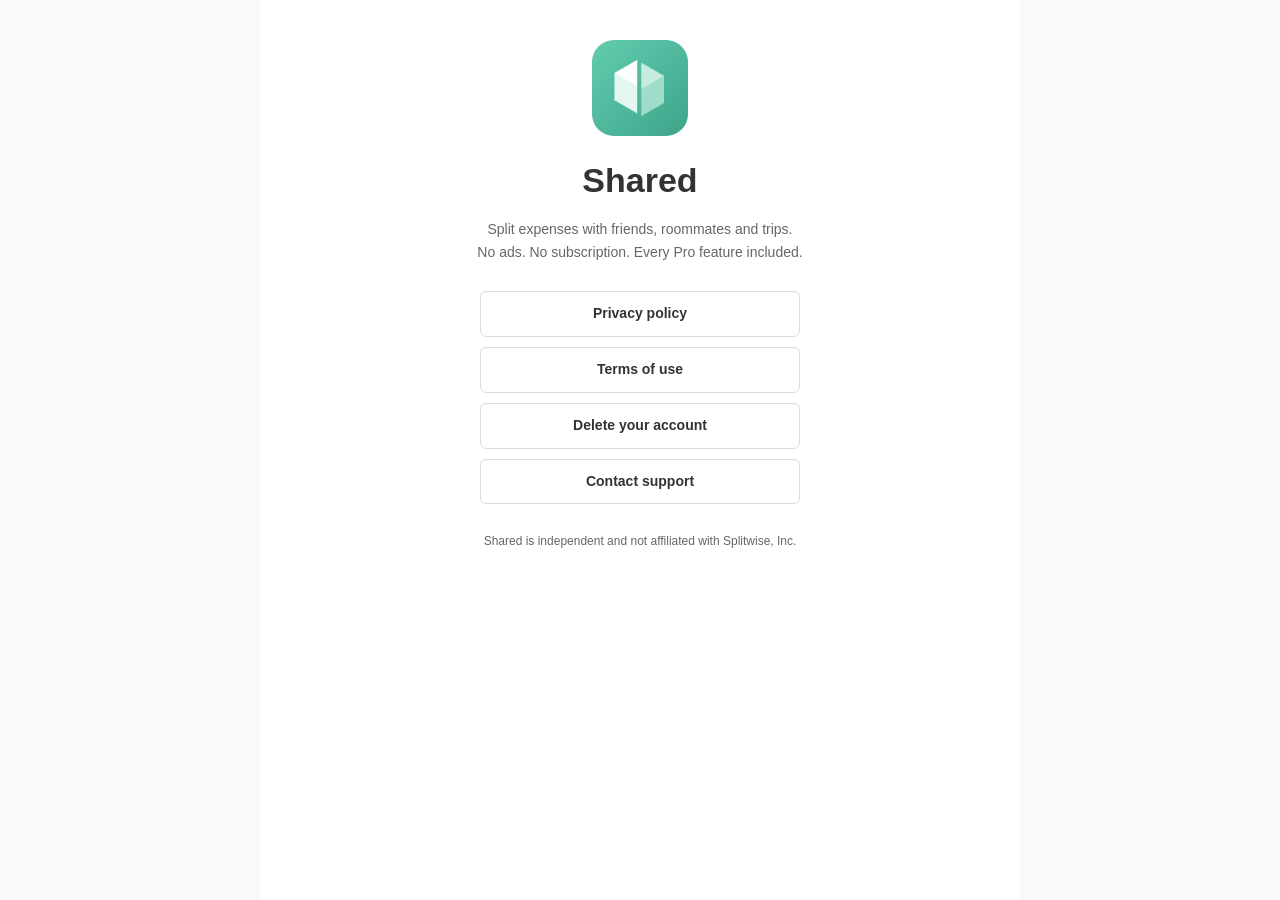
<file: index.html>
<!doctype html>
<html lang="en"><head><meta charset="utf-8"><meta name="viewport" content="width=device-width,initial-scale=1"><title>Shared · Split expenses with friends</title><link rel="stylesheet" href="app.css"><style>.legal{max-width:760px;margin:0 auto;padding:40px 18px 60px;background:var(--panel);min-height:100vh;text-align:center}.legal img{width:96px;height:96px;border-radius:22px}.legal h1{font-size:34px;margin:14px 0 6px}.legal p{line-height:1.6;color:var(--soft)}.links{display:flex;flex-direction:column;gap:10px;max-width:320px;margin:28px auto}.links a{display:block;padding:12px;border:1px solid var(--line2);border-radius:6px;color:var(--text);text-decoration:none;font-weight:700}.links a:hover{border-color:var(--mint);color:var(--mint)}</style></head>
<body><main class="legal">
<img src="icon.png" alt="Shared app icon">
<h1>Shared</h1>
<p>Split expenses with friends, roommates and trips.<br>No ads. No subscription. Every Pro feature included.</p>
<nav class="links"><a href="privacy.html">Privacy policy</a><a href="terms.html">Terms of use</a><a href="delete-account.html">Delete your account</a><a href="mailto:shared@owaism.xyz">Contact support</a></nav>
<p class="form-hint">Shared is independent and not affiliated with Splitwise, Inc.</p>
</main></body></html>
</file>
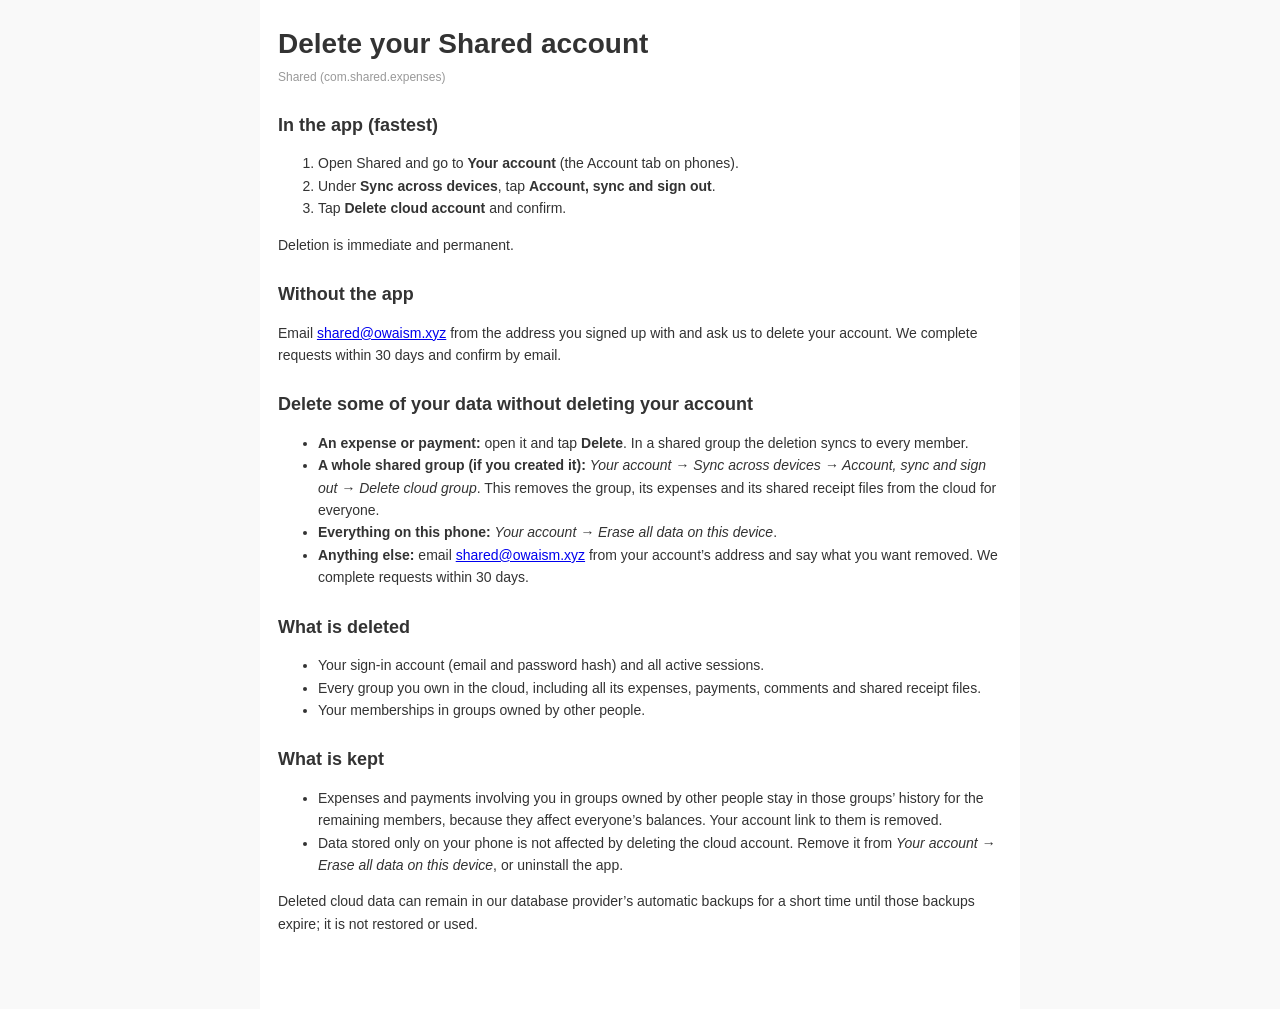
<file: delete-account.html>
<!doctype html>
<html lang="en"><head><meta charset="utf-8"><meta name="viewport" content="width=device-width,initial-scale=1"><title>Shared · Delete your account</title><link rel="stylesheet" href="app.css"><style>.legal{max-width:760px;margin:0 auto;padding:24px 18px 60px;background:var(--panel);min-height:100vh}.legal h1{font-size:28px;margin:0 0 4px}.legal h2{font-size:18px;margin:26px 0 8px}.legal p,.legal li{line-height:1.6}</style></head>
<body><main class="legal">
<h1>Delete your Shared account</h1>
<p class="form-hint">Shared (com.shared.expenses)</p>

<h2>In the app (fastest)</h2>
<ol><li>Open Shared and go to <strong>Your account</strong> (the Account tab on phones).</li><li>Under <strong>Sync across devices</strong>, tap <strong>Account, sync and sign out</strong>.</li><li>Tap <strong>Delete cloud account</strong> and confirm.</li></ol>
<p>Deletion is immediate and permanent.</p>

<h2>Without the app</h2>
<p>Email <a href="mailto:shared@owaism.xyz?subject=Delete%20my%20Shared%20account">shared@owaism.xyz</a> from the address you signed up with and ask us to delete your account. We complete requests within 30 days and confirm by email.</p>

<h2 id="delete-some-data">Delete some of your data without deleting your account</h2>
<ul><li><strong>An expense or payment:</strong> open it and tap <strong>Delete</strong>. In a shared group the deletion syncs to every member.</li><li><strong>A whole shared group (if you created it):</strong> <em>Your account → Sync across devices → Account, sync and sign out → Delete cloud group</em>. This removes the group, its expenses and its shared receipt files from the cloud for everyone.</li><li><strong>Everything on this phone:</strong> <em>Your account → Erase all data on this device</em>.</li><li><strong>Anything else:</strong> email <a href="mailto:shared@owaism.xyz?subject=Delete%20some%20of%20my%20Shared%20data">shared@owaism.xyz</a> from your account’s address and say what you want removed. We complete requests within 30 days.</li></ul>

<h2>What is deleted</h2>
<ul><li>Your sign-in account (email and password hash) and all active sessions.</li><li>Every group you own in the cloud, including all its expenses, payments, comments and shared receipt files.</li><li>Your memberships in groups owned by other people.</li></ul>

<h2>What is kept</h2>
<ul><li>Expenses and payments involving you in groups owned by other people stay in those groups’ history for the remaining members, because they affect everyone’s balances. Your account link to them is removed.</li><li>Data stored only on your phone is not affected by deleting the cloud account. Remove it from <em>Your account → Erase all data on this device</em>, or uninstall the app.</li></ul>
<p>Deleted cloud data can remain in our database provider’s automatic backups for a short time until those backups expire; it is not restored or used.</p>
</main></body></html>
</file>
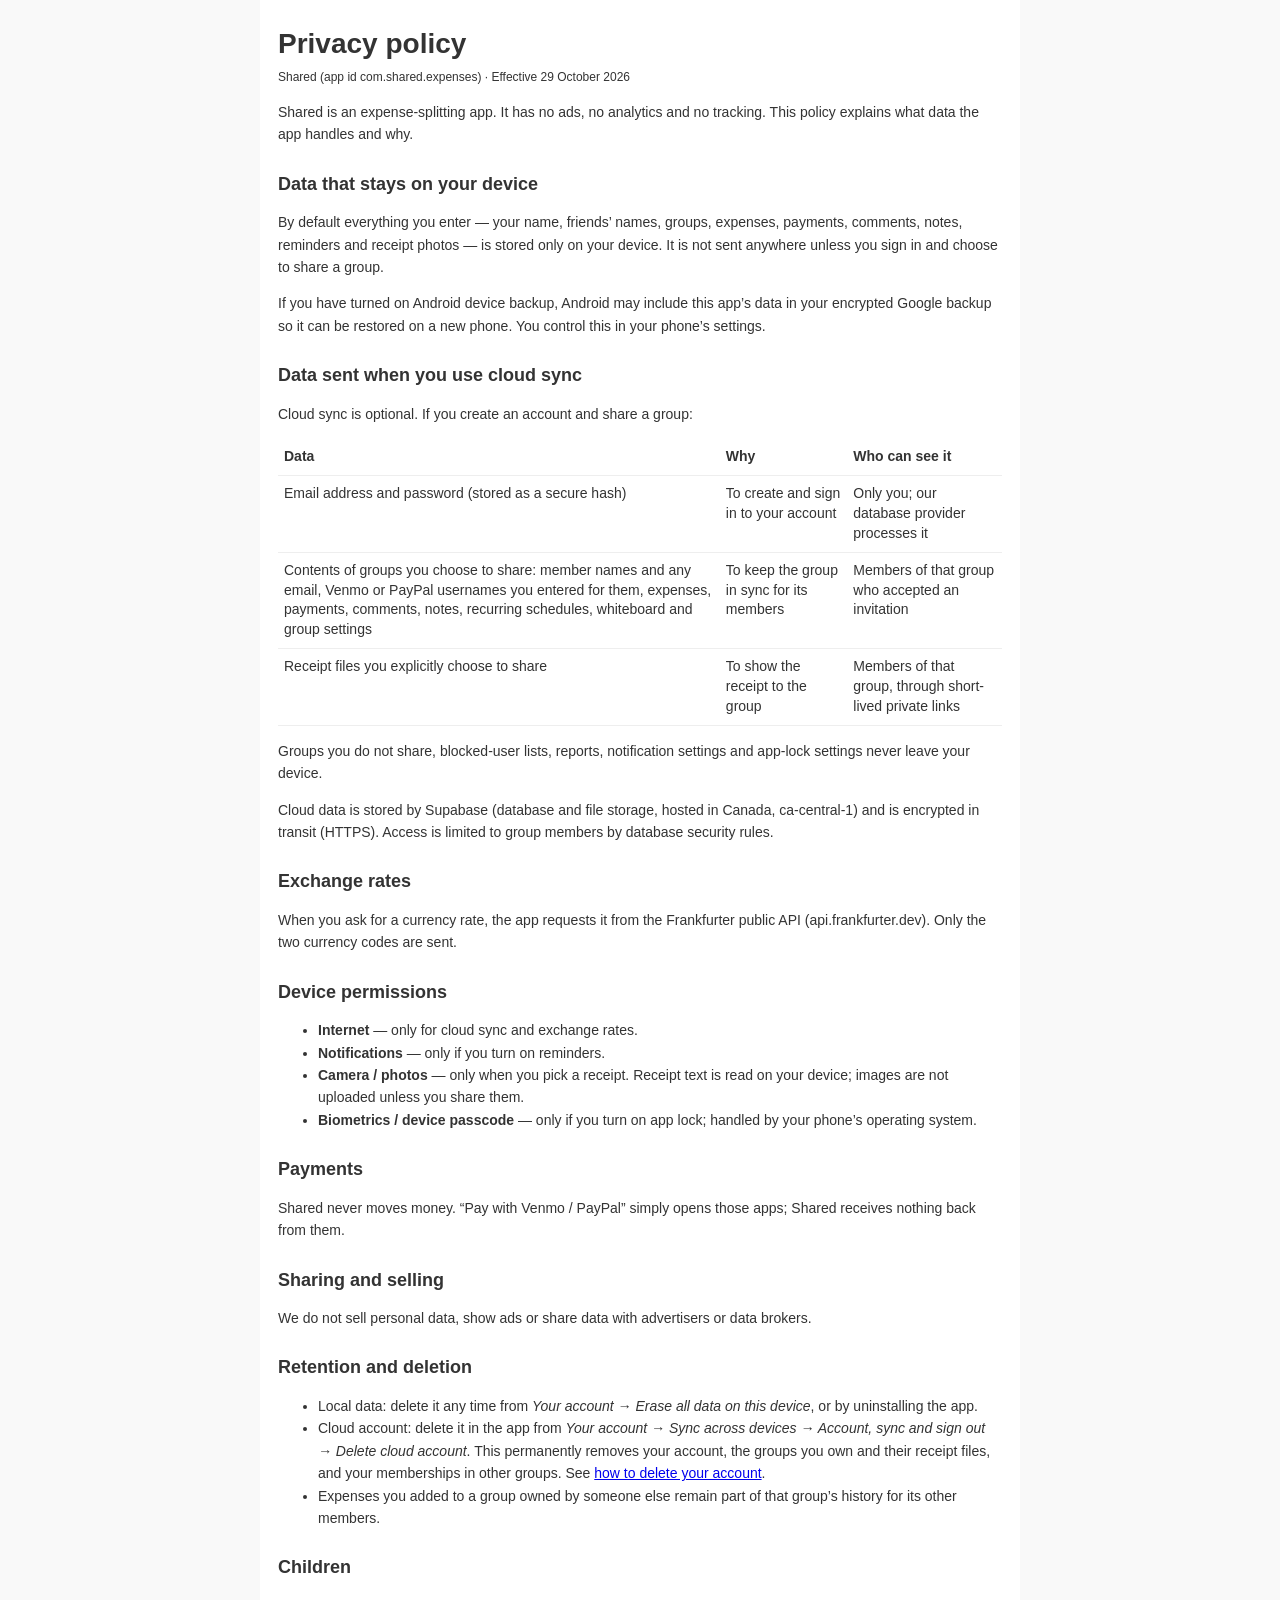
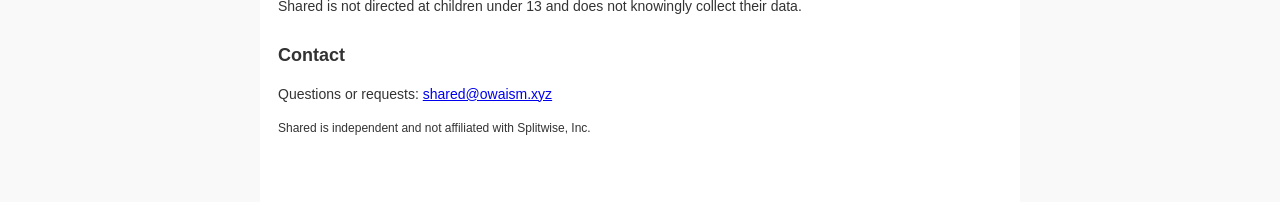
<file: privacy.html>
<!doctype html>
<html lang="en"><head><meta charset="utf-8"><meta name="viewport" content="width=device-width,initial-scale=1"><title>Shared · Privacy policy</title><link rel="stylesheet" href="app.css"><style>.legal{max-width:760px;margin:0 auto;padding:24px 18px 60px;background:var(--panel);min-height:100vh}.legal h1{font-size:28px;margin:0 0 4px}.legal h2{font-size:18px;margin:26px 0 8px}.legal p,.legal li{line-height:1.6;color:var(--text)}.legal table{width:100%;border-collapse:collapse;font-size:14px}.legal td,.legal th{border-bottom:1px solid var(--line);padding:8px 6px;text-align:left;vertical-align:top}</style></head>
<body><main class="legal">
<h1>Privacy policy</h1>
<p class="form-hint">Shared (app id com.shared.expenses) · Effective 29 October 2026</p>
<p>Shared is an expense-splitting app. It has no ads, no analytics and no tracking. This policy explains what data the app handles and why.</p>

<h2>Data that stays on your device</h2>
<p>By default everything you enter — your name, friends’ names, groups, expenses, payments, comments, notes, reminders and receipt photos — is stored only on your device. It is not sent anywhere unless you sign in and choose to share a group.</p>
<p>If you have turned on Android device backup, Android may include this app’s data in your encrypted Google backup so it can be restored on a new phone. You control this in your phone’s settings.</p>

<h2>Data sent when you use cloud sync</h2>
<p>Cloud sync is optional. If you create an account and share a group:</p>
<table>
<tr><th>Data</th><th>Why</th><th>Who can see it</th></tr>
<tr><td>Email address and password (stored as a secure hash)</td><td>To create and sign in to your account</td><td>Only you; our database provider processes it</td></tr>
<tr><td>Contents of groups you choose to share: member names and any email, Venmo or PayPal usernames you entered for them, expenses, payments, comments, notes, recurring schedules, whiteboard and group settings</td><td>To keep the group in sync for its members</td><td>Members of that group who accepted an invitation</td></tr>
<tr><td>Receipt files you explicitly choose to share</td><td>To show the receipt to the group</td><td>Members of that group, through short-lived private links</td></tr>
</table>
<p>Groups you do not share, blocked-user lists, reports, notification settings and app-lock settings never leave your device.</p>
<p>Cloud data is stored by Supabase (database and file storage, hosted in Canada, ca-central-1) and is encrypted in transit (HTTPS). Access is limited to group members by database security rules.</p>

<h2>Exchange rates</h2>
<p>When you ask for a currency rate, the app requests it from the Frankfurter public API (api.frankfurter.dev). Only the two currency codes are sent.</p>

<h2>Device permissions</h2>
<ul><li><strong>Internet</strong> — only for cloud sync and exchange rates.</li><li><strong>Notifications</strong> — only if you turn on reminders.</li><li><strong>Camera / photos</strong> — only when you pick a receipt. Receipt text is read on your device; images are not uploaded unless you share them.</li><li><strong>Biometrics / device passcode</strong> — only if you turn on app lock; handled by your phone’s operating system.</li></ul>

<h2>Payments</h2>
<p>Shared never moves money. “Pay with Venmo / PayPal” simply opens those apps; Shared receives nothing back from them.</p>

<h2>Sharing and selling</h2>
<p>We do not sell personal data, show ads or share data with advertisers or data brokers.</p>

<h2>Retention and deletion</h2>
<ul><li>Local data: delete it any time from <em>Your account → Erase all data on this device</em>, or by uninstalling the app.</li><li>Cloud account: delete it in the app from <em>Your account → Sync across devices → Account, sync and sign out → Delete cloud account</em>. This permanently removes your account, the groups you own and their receipt files, and your memberships in other groups. See <a href="delete-account.html">how to delete your account</a>.</li><li>Expenses you added to a group owned by someone else remain part of that group’s history for its other members.</li></ul>

<h2>Children</h2>
<p>Shared is not directed at children under 13 and does not knowingly collect their data.</p>

<h2>Contact</h2>
<p>Questions or requests: <a href="mailto:shared@owaism.xyz">shared@owaism.xyz</a></p>
<p class="form-hint">Shared is independent and not affiliated with Splitwise, Inc.</p>
</main></body></html>
</file>
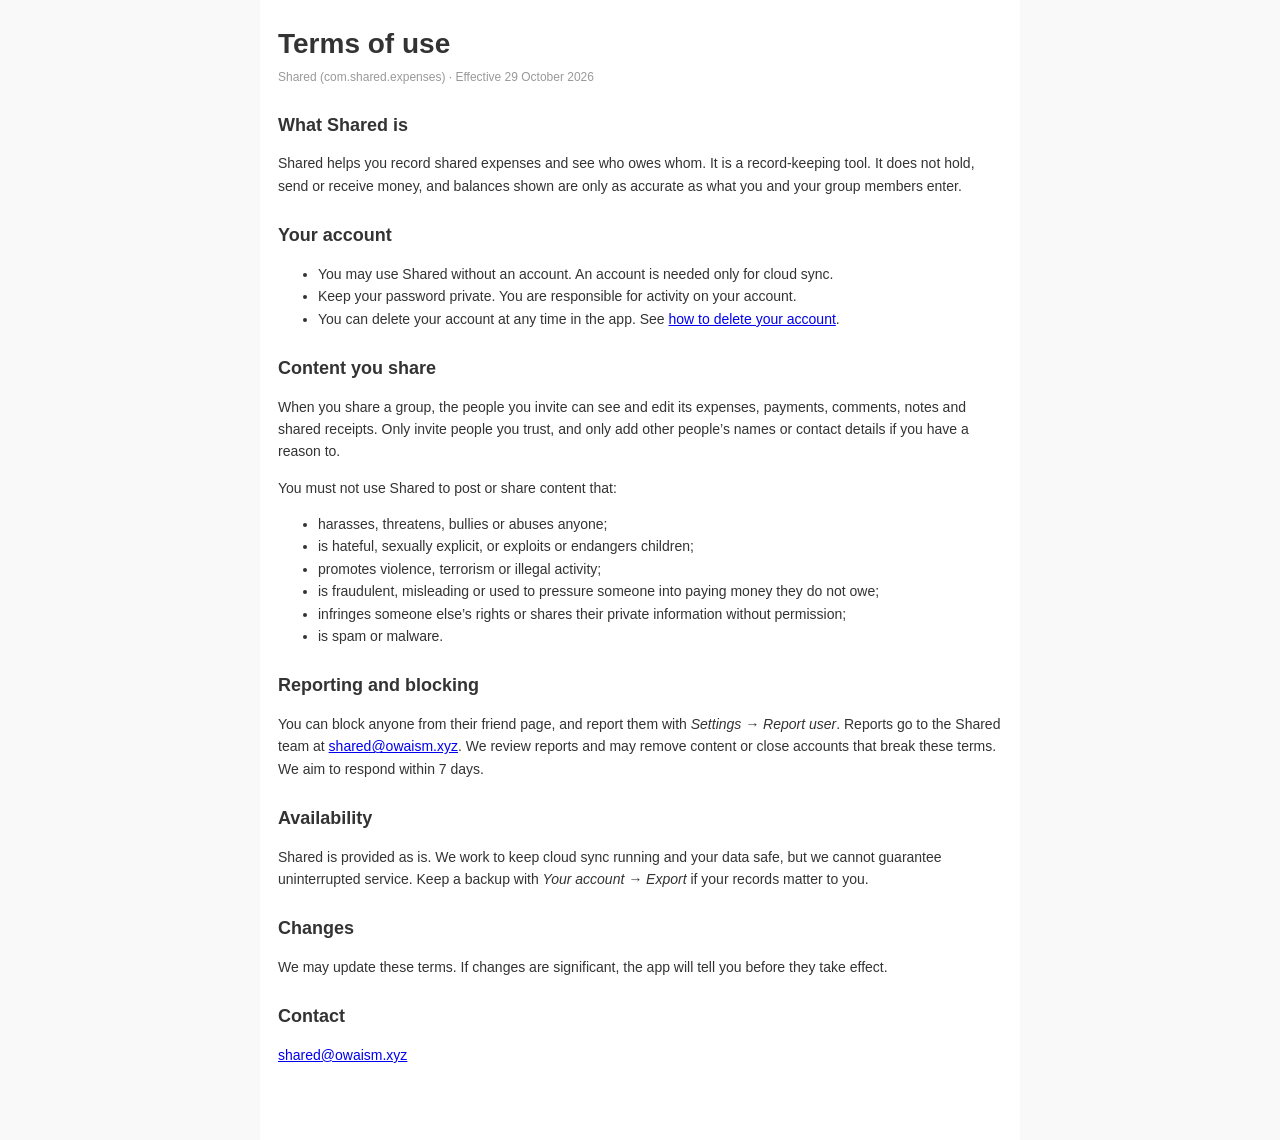
<file: terms.html>
<!doctype html>
<html lang="en"><head><meta charset="utf-8"><meta name="viewport" content="width=device-width,initial-scale=1"><title>Shared · Terms of use</title><link rel="stylesheet" href="app.css"><style>.legal{max-width:760px;margin:0 auto;padding:24px 18px 60px;background:var(--panel);min-height:100vh}.legal h1{font-size:28px;margin:0 0 4px}.legal h2{font-size:18px;margin:26px 0 8px}.legal p,.legal li{line-height:1.6}</style></head>
<body><main class="legal">
<h1>Terms of use</h1>
<p class="form-hint">Shared (com.shared.expenses) · Effective 29 October 2026</p>

<h2>What Shared is</h2>
<p>Shared helps you record shared expenses and see who owes whom. It is a record-keeping tool. It does not hold, send or receive money, and balances shown are only as accurate as what you and your group members enter.</p>

<h2>Your account</h2>
<ul><li>You may use Shared without an account. An account is needed only for cloud sync.</li><li>Keep your password private. You are responsible for activity on your account.</li><li>You can delete your account at any time in the app. See <a href="delete-account.html">how to delete your account</a>.</li></ul>

<h2>Content you share</h2>
<p>When you share a group, the people you invite can see and edit its expenses, payments, comments, notes and shared receipts. Only invite people you trust, and only add other people’s names or contact details if you have a reason to.</p>
<p>You must not use Shared to post or share content that:</p>
<ul><li>harasses, threatens, bullies or abuses anyone;</li><li>is hateful, sexually explicit, or exploits or endangers children;</li><li>promotes violence, terrorism or illegal activity;</li><li>is fraudulent, misleading or used to pressure someone into paying money they do not owe;</li><li>infringes someone else’s rights or shares their private information without permission;</li><li>is spam or malware.</li></ul>

<h2>Reporting and blocking</h2>
<p>You can block anyone from their friend page, and report them with <em>Settings → Report user</em>. Reports go to the Shared team at <a href="mailto:shared@owaism.xyz">shared@owaism.xyz</a>. We review reports and may remove content or close accounts that break these terms. We aim to respond within 7 days.</p>

<h2>Availability</h2>
<p>Shared is provided as is. We work to keep cloud sync running and your data safe, but we cannot guarantee uninterrupted service. Keep a backup with <em>Your account → Export</em> if your records matter to you.</p>

<h2>Changes</h2>
<p>We may update these terms. If changes are significant, the app will tell you before they take effect.</p>

<h2>Contact</h2>
<p><a href="mailto:shared@owaism.xyz">shared@owaism.xyz</a></p>
</main></body></html>
</file>
<file: app.css>
/* App look: mint header, three-column web layout, orange/mint money colors, iOS tab bar on phones. */
:root{--mint:#5bc5a7;--mint-dark:#48b394;--orange:#ff652f;--orange-dark:#e8541f;--text:#333;--muted:#999;--soft:#666;--line:#eee;--line2:#ddd;--bg:#f9f9f9;--panel:#fff;--hover:#f8f8f8;--dashbar:#eee;--input:#fff;--shadow:0 0 5px rgba(0,0,0,.15);--font:"Lato","Helvetica Neue",Helvetica,Arial,system-ui,sans-serif}
@media (prefers-color-scheme: dark){:root:not([data-theme="light"]){--text:#e6e6e6;--muted:#8d8d8d;--soft:#b3b3b3;--line:#2e3134;--line2:#3a3d41;--bg:#141516;--panel:#1d1f21;--hover:#25282b;--dashbar:#26292c;--input:#242629;--shadow:0 0 5px rgba(0,0,0,.6)}}
:root[data-theme="dark"]{--text:#e6e6e6;--muted:#8d8d8d;--soft:#b3b3b3;--line:#2e3134;--line2:#3a3d41;--bg:#141516;--panel:#1d1f21;--hover:#25282b;--dashbar:#26292c;--input:#242629;--shadow:0 0 5px rgba(0,0,0,.6)}
*{box-sizing:border-box}
html{-webkit-text-size-adjust:100%}
body{margin:0;background:var(--bg);color:var(--text);font:14px/1.42 var(--font);min-height:100vh}
button,input,select,textarea{font:inherit;color:inherit}
button{cursor:pointer}
svg{width:18px;height:18px;fill:none;stroke:currentColor;stroke-width:1.9;stroke-linecap:round;stroke-linejoin:round;flex:none}
[hidden]{display:none!important}
.skip-link{position:absolute;left:-999px;top:0;background:#fff;padding:8px;z-index:99}.skip-link:focus{left:8px}
:focus-visible{outline:2px solid var(--mint);outline-offset:2px}
.pos{color:var(--mint)!important}.neg{color:var(--orange)!important}.muted,.muted-text{color:var(--muted)}
/* header */
.sw-header{background:var(--mint);color:#fff;position:sticky;top:0;z-index:20;padding-top:env(safe-area-inset-top);border-bottom:1px solid var(--mint-dark)}
.sw-header-inner{max-width:1000px;margin:0 auto;height:50px;display:flex;align-items:center;justify-content:space-between;padding:0 12px}
.sw-logo{display:flex;align-items:center;gap:7px;background:none;border:0;color:#fff;font-size:21px;font-weight:700;letter-spacing:-.3px;padding:0}
.sw-logo .logo-mark{width:30px;height:30px}
.sw-header-right{display:flex;align-items:center;gap:10px}
.header-search{display:flex;align-items:center;gap:6px;background:rgba(255,255,255,.22);border-radius:4px;padding:0 8px;height:30px}
.header-search input{background:none;border:0;color:#fff;width:150px;outline:none}.header-search input::placeholder{color:rgba(255,255,255,.85)}
.header-icon{position:relative;background:none;border:0;color:#fff;padding:6px;display:flex}
.header-icon svg{width:21px;height:21px}
.bell-count{position:absolute;top:0;right:-2px;background:var(--orange);color:#fff;border-radius:9px;font-size:10px;font-weight:700;min-width:16px;height:16px;line-height:16px;text-align:center;padding:0 4px}
.profile-wrap{position:relative}
.profile-button{display:flex;align-items:center;gap:7px;background:none;border:0;color:#fff;padding:4px 2px;font-weight:700}
.profile-button .sync-status{display:none}
.profile-menu{position:absolute;right:0;top:calc(100% + 6px);background:var(--panel);color:var(--text);border:1px solid var(--line2);border-radius:4px;box-shadow:0 4px 14px rgba(0,0,0,.18);min-width:210px;padding:5px 0;z-index:30}
.profile-menu button{display:block;width:100%;text-align:left;background:none;border:0;padding:8px 16px}.profile-menu button:hover{background:var(--mint);color:#fff}
/* page */
.sw-page{max-width:1000px;margin:0 auto;display:grid;grid-template-columns:200px minmax(0,1fr) 220px;gap:0 12px;padding:0 12px 60px}
.sw-left{padding-top:14px}
.sw-center{background:var(--panel);box-shadow:var(--shadow);min-height:calc(100vh - 50px);outline:none}
.sw-right{padding-top:14px}
.nav-link{display:flex;align-items:center;gap:8px;width:100%;background:none;border:0;border-left:4px solid transparent;text-align:left;color:var(--soft);padding:5px 8px;border-radius:0;font-size:14px}
.nav-link.main{font-size:16px;color:var(--muted);font-weight:700;padding:6px 8px}
.nav-link span{overflow:hidden;text-overflow:ellipsis;white-space:nowrap}
.nav-link:hover{color:var(--text)}
.nav-link.active{border-left-color:var(--mint);color:var(--mint);font-weight:700}
.nav-link .nav-logo{width:20px;height:20px}
.nav-link .dot{width:7px;height:7px;border-radius:50%;margin-left:auto;flex:none}.dot.pos{background:var(--mint)}.dot.neg{background:var(--orange)}
.nav-link.sub svg{width:14px;height:14px;color:var(--muted)}
.nav-search{display:flex;align-items:center;gap:5px;margin:8px 0 2px;border:1px solid var(--line2);border-radius:3px;padding:2px 6px;background:var(--input)}
.nav-search svg{width:14px;height:14px;color:var(--muted)}.nav-search input{border:0;background:none;width:100%;outline:none;padding:3px 0;font-size:13px}
.nav-section{display:flex;justify-content:space-between;align-items:center;background:var(--dashbar);color:var(--muted);font-size:12px;font-weight:700;padding:3px 8px;margin:14px 0 4px;text-transform:uppercase}
.nav-add{display:flex;align-items:center;gap:2px;background:none;border:0;color:var(--muted);font-size:12px;padding:0}.nav-add:hover{color:var(--mint)}.nav-add svg{width:12px;height:12px}
.nav-empty{color:var(--muted);font-size:12px;padding:0 8px;margin:4px 0}
.invite-box{border:1px solid var(--line2);border-top:6px solid #5a4d9b;border-radius:3px;padding:8px;margin-top:22px;background:var(--panel)}
.invite-box h4{margin:0 0 6px;color:var(--soft);font-size:13px}.invite-box input{width:100%;margin-bottom:6px;padding:5px;border:1px solid var(--line2);border-radius:3px;background:var(--input)}
.nav-footer{margin-top:18px;display:grid;gap:4px}
/* dashbar */
.dashbar{display:flex;align-items:center;gap:12px;background:var(--dashbar);border-bottom:1px solid var(--line2);padding:12px 14px;min-height:68px;flex-wrap:wrap}
.dashbar h1{margin:0;font-size:24px;line-height:1.15;font-weight:700;word-break:break-word}
.dashbar-title{flex:1;min-width:140px}.dashbar-title small{color:var(--muted);display:block;margin-top:2px}
.dashbar-actions{display:flex;gap:8px;flex-wrap:wrap}
.btn{display:inline-flex;align-items:center;justify-content:center;gap:6px;border-radius:4px;border:1px solid transparent;padding:7px 14px;font-weight:700;font-size:14px;color:#fff;text-shadow:0 -1px 0 rgba(0,0,0,.15);box-shadow:inset 0 1px 0 rgba(255,255,255,.25)}
.btn svg{width:15px;height:15px}
.btn-orange{background:var(--orange);border-color:var(--orange-dark)}.btn-orange:hover{background:var(--orange-dark)}
.btn-mint{background:var(--mint);border-color:var(--mint-dark)}.btn-mint:hover{background:var(--mint-dark)}
.btn-ghost{background:var(--panel);color:var(--soft);border-color:var(--line2);text-shadow:none;box-shadow:none;font-weight:400}.btn-ghost:hover{background:var(--hover)}
.btn-ghost.danger{color:var(--orange)}
.btn.full{width:100%;margin-top:10px}
.icon-button{background:none;border:0;padding:6px;color:var(--muted);display:inline-flex;border-radius:4px}.icon-button:hover{color:var(--text)}
.link-button{display:inline-flex;align-items:center;gap:5px;background:none;border:0;color:#0088cc;padding:3px 0;text-align:left;font-size:13px}.link-button:hover{text-decoration:underline}
.link-button svg{width:14px;height:14px}
.text-button{display:inline-flex;align-items:center;gap:5px;background:none;border:0;color:#0088cc;padding:4px 0}
.center-link{text-align:center;padding:14px}
/* avatars & icons */
.avatar{width:28px;height:28px;border-radius:50%;display:inline-flex;align-items:center;justify-content:center;color:#fff;font-weight:700;font-size:11px;flex:none;overflow:hidden;background:#aaa;text-transform:uppercase;vertical-align:middle}
.avatar img{width:100%;height:100%;object-fit:cover}
.avatar.sm{width:24px;height:24px;font-size:10px}.avatar.lg{width:40px;height:40px;font-size:14px}.avatar.xl{width:56px;height:56px;font-size:19px}.avatar.xxl{width:140px;height:140px;font-size:44px}
.avatar.blank{background:var(--line2);color:var(--muted)}
.profile-button .avatar{border:2px solid rgba(255,255,255,.6)}
.group-avatar{width:28px;height:28px;border-radius:4px;display:inline-flex;align-items:center;justify-content:center;background:var(--g,#5bc5a7);color:#fff;flex:none;overflow:hidden;background-image:linear-gradient(135deg,rgba(255,255,255,.18) 25%,transparent 25%,transparent 50%,rgba(255,255,255,.18) 50%,rgba(255,255,255,.18) 75%,transparent 75%);background-size:14px 14px}
.group-avatar img{width:100%;height:100%;object-fit:cover}
.group-avatar.lg{width:44px;height:44px}.group-avatar.lg svg{width:22px;height:22px}.group-avatar.xl{width:56px;height:56px;border-radius:6px}.group-avatar.xl svg{width:28px;height:28px}
.cat-icon{width:32px;height:32px;border-radius:4px;display:inline-flex;align-items:center;justify-content:center;background:var(--cat,#9aa1a6);color:#fff;flex:none}
.cat-icon svg{width:18px;height:18px}
.cat-icon.lg{width:40px;height:40px}.cat-icon.lg svg{width:22px;height:22px}
.cat-icon.xl{width:52px;height:52px}.cat-icon.xxl{width:64px;height:64px;border-radius:6px}.cat-icon.xxl svg{width:34px;height:34px}
.cat-icon.payment{background:var(--mint)}.cat-icon.deleted{background:#bbb}.cat-icon.bell{background:var(--orange)}
/* dashboard */
.balance-bar{display:grid;grid-template-columns:repeat(3,1fr);border-bottom:1px solid var(--line2);background:var(--panel)}
.balance-bar>div{text-align:center;padding:10px 6px;border-left:1px solid var(--line2)}.balance-bar>div:first-child{border-left:0}
.balance-bar .label{display:block;color:var(--muted);font-size:13px}
.balance-bar .value{display:block;font-size:16px;color:var(--soft)}
.dash-switch{display:flex;justify-content:flex-end;gap:4px;padding:8px 14px 0}
.dash-switch button{display:flex;align-items:center;gap:4px;background:none;border:0;color:var(--muted);font-size:12px}.dash-switch button.active{color:var(--text);font-weight:700}
.dash-switch svg{width:14px;height:14px}
.owe-cols{display:grid;grid-template-columns:1fr 1fr}
.owe-col{padding:0 14px 14px}.owe-col.right{border-left:1px solid var(--line2)}
.owe-col h3{font-size:13px;color:var(--muted);margin:6px 0 10px;font-weight:700}.owe-col.right h3{text-align:right}
.dash-person{display:flex;gap:10px;align-items:flex-start;width:100%;background:none;border:0;border-radius:4px;text-align:left;padding:7px 4px}
.dash-person:hover{background:var(--hover)}
.dash-person>span{display:flex;flex-direction:column;min-width:0}
.dash-person strong{font-size:15px}.dash-person small{color:var(--muted);font-size:12px}
.dash-chart{padding:12px 14px}.dash-chart-row{display:grid;grid-template-columns:120px 1fr auto;gap:10px;align-items:center;margin:8px 0}
.dash-chart .track{position:relative;height:14px;background:var(--line)}.dash-chart .bar{position:absolute;top:0;bottom:0;left:50%}.dash-chart .bar.neg{right:50%;left:auto;background:var(--orange)}.dash-chart .bar.pos{background:var(--mint)}
/* lists */
.list-toolbar{display:flex;align-items:center;gap:10px;padding:8px 14px;border-bottom:1px solid var(--line);flex-wrap:wrap}
.filter-tabs{display:flex;border:1px solid var(--line2);border-radius:4px;overflow:hidden}
.filter-tab{background:var(--panel);border:0;border-left:1px solid var(--line2);padding:4px 10px;font-size:12px;color:var(--soft)}.filter-tab:first-child{border-left:0}
.filter-tab.active{background:var(--mint);color:#fff}
.search-field{flex:1;min-width:150px;display:flex;align-items:center;gap:6px;border:1px solid var(--line2);border-radius:4px;padding:0 8px;background:var(--input)}
.search-field svg{width:14px;height:14px;color:var(--muted)}.search-field input{border:0;background:none;outline:none;width:100%;padding:5px 0}
.month-head{background:var(--dashbar);color:var(--muted);font-size:12px;font-weight:700;padding:3px 14px;border-bottom:1px solid var(--line2)}
.exp{border-bottom:1px solid var(--line)}
.exp-summary{display:grid;grid-template-columns:34px 36px minmax(0,1fr) 110px 110px;align-items:center;gap:10px;width:100%;background:var(--panel);border:0;text-align:left;padding:8px 14px;min-height:54px}
.exp-summary:hover,.exp.open>.exp-summary{background:var(--hover)}
.exp-date{display:flex;flex-direction:column;align-items:center;color:var(--muted);line-height:1}
.exp-date .m{font-size:11px;text-transform:uppercase}.exp-date .d{font-size:20px;color:var(--muted)}
.exp-desc{min-width:0;display:flex;flex-direction:column}
.exp-desc strong{font-size:16px;font-weight:400;color:var(--text);overflow:hidden;text-overflow:ellipsis;white-space:nowrap}
.tag{align-self:flex-start;display:inline-flex;align-items:center;gap:3px;background:var(--dashbar);border-radius:3px;color:var(--soft);font-size:11px;padding:0 5px;margin-top:2px}
.tag svg{width:11px;height:11px}.tag.repeat{color:var(--mint)}
.exp-col{display:flex;flex-direction:column;align-items:flex-end;text-align:right}
.exp-col small{color:var(--muted);font-size:12px;white-space:nowrap}
.exp-col strong{font-size:15px;color:var(--soft)}
.exp-lent.pos strong,.exp-lent.pos small{color:var(--mint)}.exp-lent.neg strong,.exp-lent.neg small{color:var(--orange)}
.exp-lent.pos small,.exp-lent.neg small{color:inherit}
.exp-lent.muted small{color:var(--muted)}
.payment-entry .exp-summary{grid-template-columns:34px 36px minmax(0,1fr) 120px}
.payment-entry .exp-desc strong{font-size:14px;color:var(--soft)}
.exp-detail{border-top:1px solid var(--line);background:var(--panel);padding:14px}
.detail-head{display:flex;gap:14px;align-items:flex-start;padding-bottom:12px;border-bottom:1px solid var(--line)}
.detail-title h3{margin:0;font-size:18px;font-weight:400}.big-amount{font-size:24px;font-weight:700;margin:2px 0}
.detail-title small{display:block;color:var(--muted);font-size:12px}
.detail-buttons{display:flex;gap:6px;flex-wrap:wrap;margin-top:8px}
.detail-cols{display:grid;grid-template-columns:1fr 1fr;gap:16px;padding-top:12px}
.detail-comments{border-left:1px solid var(--line);padding-left:16px}
.detail-comments h4{font-size:12px;color:var(--muted);margin:0 0 8px}
.people-lines{list-style:none;padding:0;margin:0 0 10px}.people-lines li{display:flex;align-items:center;gap:8px;padding:4px 0;color:var(--soft)}
.detail-note{display:flex;align-items:center;gap:6px;color:var(--soft);font-size:13px;margin:4px 0}.detail-note svg{width:14px;height:14px}
.expense-notes{white-space:pre-wrap;background:var(--hover);border-radius:4px;padding:8px;font-size:13px}
.comment{display:flex;gap:8px;margin-bottom:10px}.comment strong{font-size:13px}.comment small{color:var(--muted);font-size:11px;margin-left:6px}.comment p{margin:2px 0 0;white-space:pre-wrap}
.inline-comment-form textarea{width:100%;min-height:58px;border:1px solid var(--line2);border-radius:4px;padding:6px;background:var(--input);resize:vertical}
.inline-comment-form .btn{margin-top:6px;float:right}
.attachment-button{display:inline-flex;align-items:center;gap:5px;color:#0088cc;font-size:13px;cursor:pointer;margin:6px 0}.attachment-button input{position:absolute;opacity:0;width:1px;height:1px}
.receipt-attachments{display:flex;flex-wrap:wrap;gap:8px}.receipt-attachments img{max-width:120px;border-radius:4px}
/* groups / friends lists */
.overall{padding:12px 14px;font-size:15px;color:var(--soft);border-bottom:1px solid var(--line)}
.card-list{display:flex;flex-direction:column}
.list-card{display:flex;align-items:center;gap:12px;width:100%;background:var(--panel);border:0;border-bottom:1px solid var(--line);padding:12px 14px;text-align:left}
.list-card:hover{background:var(--hover)}
.list-card-main{flex:1;min-width:0;display:flex;flex-direction:column}.list-card-main strong{font-size:16px;font-weight:700}
.list-card-main small{font-size:12px}
.list-card-status{display:flex;flex-direction:column;align-items:flex-end;text-align:right;font-weight:700;font-size:15px}
.list-card-status small{display:block;font-weight:400;font-size:11px}
.list-card-status .muted{font-weight:400;font-size:13px}
/* group page */
.pill-row{display:flex;gap:6px;overflow-x:auto;padding:10px 14px;border-bottom:1px solid var(--line);scrollbar-width:none}
.pill-row::-webkit-scrollbar{display:none}
.pill{display:inline-flex;align-items:center;gap:5px;flex:none;border:1px solid var(--line2);background:var(--panel);color:var(--soft);border-radius:16px;padding:4px 11px;font-size:13px}
.pill svg{width:14px;height:14px}.pill:hover{border-color:var(--mint);color:var(--mint)}
.pill.orange{background:var(--orange);border-color:var(--orange);color:#fff}
.group-summary-mobile{display:none}
.whiteboard-peek{display:flex;gap:8px;align-items:flex-start;margin:10px 14px 0;padding:8px 10px;background:#fffbe6;border:1px solid #f0e2a0;border-radius:4px;color:#5b5232;font-size:13px;cursor:pointer;white-space:pre-wrap}
:root[data-theme="dark"] .whiteboard-peek{background:#2c2a1d;border-color:#4b4527;color:#e5dcb5}
.back-button{margin-left:-6px}
.gear{color:var(--muted)}
/* right column */
.side-card{margin-bottom:16px}
.side-title{font-size:12px;color:var(--muted);font-weight:700;margin:0 0 8px;text-transform:uppercase}
.side-person{display:flex;gap:8px;align-items:center;margin:8px 0}.side-person>span{display:flex;flex-direction:column;min-width:0}.side-person strong{font-size:13px}.side-person small{font-size:12px}
.side-card p,.side-card small{display:block;font-size:13px;margin:4px 0}
.side-card .link-button{display:flex;width:100%}
.side-note{display:flex;gap:6px;font-size:12px;color:var(--soft)}.side-note svg{width:14px;height:14px;color:var(--mint)}
.pro-card{border:1px solid var(--line2);border-radius:4px;padding:12px;background:var(--panel);text-align:center}
.pro-card h3{margin:6px 0 4px;font-size:15px}.pro-card p{color:var(--soft)}.side-logo{width:40px;height:40px}
.currency-switch{display:flex;align-items:center;gap:6px;color:var(--muted);font-size:12px;margin-top:10px}
.currency-switch select{border:1px solid var(--line2);border-radius:3px;padding:2px;background:var(--input)}
/* activity */
.activity-list{display:flex;flex-direction:column}
.activity-item{display:flex;gap:12px;align-items:flex-start;width:100%;background:var(--panel);border:0;border-bottom:1px solid var(--line);padding:12px 14px;text-align:left}
button.activity-item:hover{background:var(--hover)}
.activity-item.unread{background:#f2fbf8}:root[data-theme="dark"] .activity-item.unread{background:#1d2a26}
.activity-text{display:flex;flex-direction:column;min-width:0;gap:1px;color:var(--soft)}
.activity-text strong{color:var(--text)}
.activity-impact{font-size:13px}.activity-text small{color:var(--muted);font-size:12px}
.sw-empty{text-align:center;padding:40px 20px;color:var(--soft)}
.sw-empty-art{width:110px;height:110px;margin:0 auto 12px;border-radius:50%;background:var(--dashbar);display:flex;align-items:center;justify-content:center;color:var(--mint)}
.sw-empty-art svg{width:52px;height:52px}
.sw-empty h3{margin:0 0 4px;color:var(--text)}
/* pages */
.pro-hero{display:flex;gap:16px;align-items:center;padding:18px 14px;border-bottom:1px solid var(--line);background:linear-gradient(90deg,rgba(91,197,167,.14),transparent)}
.pro-logo{width:58px;height:58px}.pro-hero h2{margin:0 0 4px}.pro-hero p{margin:0;color:var(--soft)}
.pro-grid{display:grid;grid-template-columns:1fr 1fr;gap:1px;background:var(--line)}
.pro-item{display:flex;gap:12px;background:var(--panel);padding:14px}.pro-item h3{margin:0 0 3px;font-size:15px}.pro-item p{margin:0 0 4px;color:var(--soft);font-size:13px}
.pro-icon{width:38px;height:38px;border-radius:50%;background:rgba(91,197,167,.16);color:var(--mint);display:flex;align-items:center;justify-content:center;flex:none}
.pill-on{color:var(--mint);font-weight:700;font-size:12px}
.calc-card{padding:14px;border-bottom:1px solid var(--line)}.calc-card h2{display:flex;gap:8px;align-items:center;font-size:17px;margin:0 0 6px}
.room-row{display:flex;flex-wrap:wrap;gap:8px;align-items:center;padding:8px 0;border-bottom:1px dashed var(--line)}
.room-row input{border:1px solid var(--line2);border-radius:3px;padding:5px;background:var(--input);max-width:110px}
.room-row label{display:flex;align-items:center;gap:5px;font-size:12px;color:var(--soft)}
.calc-result{margin-top:10px;background:var(--hover);border-radius:4px;padding:6px 10px}
.account-grid{display:grid;grid-template-columns:180px 1fr;gap:20px;padding:18px 14px;border-bottom:1px solid var(--line)}
.account-photo{display:flex;flex-direction:column;align-items:center;gap:8px}
.account-form{max-width:420px}
.account-section{padding:14px;border-bottom:1px solid var(--line)}.account-section h2{font-size:17px;margin:0 0 8px}
.settings-list{display:flex;flex-direction:column;border:1px solid var(--line);border-radius:4px;overflow:hidden}
.settings-list button{display:flex;align-items:center;gap:10px;background:var(--panel);border:0;border-bottom:1px solid var(--line);padding:11px 12px;text-align:left}
.settings-list button:last-child{border-bottom:0}.settings-list button:hover{background:var(--hover)}
.settings-list button span{flex:1}.settings-list button>svg:first-child{color:var(--mint)}.settings-list button>svg:last-child{color:var(--muted);width:14px}
.settings-list .danger{color:var(--orange)}
.toggle-line{display:flex;align-items:center;gap:10px;padding:7px 0;border-bottom:1px solid var(--line)}
.toggle-line input{width:18px;height:18px;accent-color:var(--mint)}
.section-label{font-size:12px;color:var(--muted);margin:14px 0 6px;font-weight:700}
.banner{margin:10px 14px}
/* modal */
dialog#modal{border:0;padding:0;border-radius:6px;width:min(540px,calc(100vw - 20px));max-height:calc(100vh - 30px);background:var(--panel);color:var(--text);box-shadow:0 10px 40px rgba(0,0,0,.35)}
dialog#modal.wide{width:min(620px,calc(100vw - 20px))}
dialog::backdrop{background:rgba(0,0,0,.5)}
.dialog-shell{position:relative}
.dialog-top{position:absolute;top:0;right:4px;z-index:2}
.dialog-kicker{display:none}
.dialog-close{color:#fff}.dialog-close:hover{color:#fff;opacity:.8}
#modal-content{padding:0 18px 18px;overflow:auto;max-height:calc(100vh - 30px)}
#modal-content>h2:first-child{margin:0 -18px 14px;background:var(--mint);color:#fff;font-size:17px;font-weight:700;padding:13px 50px 13px 18px;position:sticky;top:0;z-index:1}
.intro{color:var(--soft);margin:0 0 12px}.intro.center{text-align:center}
.form-field{display:flex;flex-direction:column;gap:4px;margin:0 0 12px}
.form-field label,.field-label{font-size:13px;color:var(--soft);font-weight:700}
.form-row{display:grid;grid-template-columns:repeat(auto-fit,minmax(140px,1fr));gap:0 12px}
input[type=text],input[type=email],input[type=tel],input[type=date],input[type=search],input:not([type]),input[inputmode],select,textarea{border:1px solid var(--line2);border-radius:4px;padding:7px 8px;background:var(--input);max-width:100%}
textarea{min-height:70px;resize:vertical}
.form-hint{color:var(--muted);font-size:12px;margin:4px 0}
.form-error{color:#c0392b;background:#fdecea;border-radius:4px;padding:7px 10px;font-size:13px}
:root[data-theme="dark"] .form-error{background:#3a1f1c;color:#ffb4a8}
.checkbox-line{display:flex;align-items:center;gap:7px;margin:8px 0;font-size:13px;color:var(--soft)}
.checkbox-line input{accent-color:var(--mint)}
.dialog-actions,.tool-actions{display:flex;gap:8px;justify-content:flex-end;flex-wrap:wrap;margin-top:14px;padding-top:12px;border-top:1px solid var(--line)}
.tool-actions{justify-content:flex-start;border-top:0;padding-top:0}
.button{display:inline-flex;align-items:center;justify-content:center;gap:6px;border-radius:4px;border:1px solid var(--line2);padding:7px 14px;font-weight:700;background:var(--panel);color:var(--soft);text-decoration:none}
.button svg{width:15px;height:15px}
.button.primary{background:var(--mint);border-color:var(--mint-dark);color:#fff}.button.primary:hover{background:var(--mint-dark)}
.button.secondary:hover{background:var(--hover)}
.button.danger-button{background:var(--orange);border-color:var(--orange-dark);color:#fff}
.button:disabled,.btn:disabled{opacity:.5;cursor:not-allowed}
.detail-line{display:flex;justify-content:space-between;gap:10px;padding:6px 0;border-bottom:1px solid var(--line);font-size:13px}
.detail-line.total{font-weight:700;border-bottom:0}
.detail-summary{font-size:26px;font-weight:700;margin:4px 0 10px}
.split-recap,.payment-callout,.scope-note{background:var(--hover);border-radius:4px;padding:8px 10px;font-size:13px;color:var(--soft);margin:10px 0}
.comments-title{font-size:13px;color:var(--muted);text-transform:uppercase;margin:16px 0 8px}
.trash-row{display:flex;justify-content:space-between;align-items:center;gap:10px;padding:8px 0;border-bottom:1px solid var(--line)}
.trash-row>div,.trash-row>span{display:flex;align-items:center;gap:8px;flex-wrap:wrap}
.trash-row small{display:block;color:var(--muted)}
.help-list{padding-left:18px}.help-list li{margin-bottom:8px}.help-list strong{display:block}
.expense-options{margin:10px 0;font-size:13px}.expense-options summary{cursor:pointer;color:#0088cc}
.modal-head{border-bottom:0}
.choice-list{display:flex;flex-direction:column;border:1px solid var(--line);border-radius:4px;overflow:hidden}
.choice{display:flex;align-items:center;gap:12px;background:var(--panel);border:0;border-bottom:1px solid var(--line);padding:11px 12px;text-align:left;color:var(--text);text-decoration:none}
.choice:last-child{border-bottom:0}.choice:hover{background:var(--hover)}
.choice>span:nth-of-type(2),.choice>span:not([class]){flex:1;display:flex;flex-direction:column}.choice small{color:var(--muted);font-size:12px}
.choice>svg:last-child{color:var(--muted);width:14px}
.method-icon{width:34px;height:34px;border-radius:50%;display:flex;align-items:center;justify-content:center;background:var(--dashbar);color:var(--soft);font-weight:800;flex:none}
.method-icon.cash{background:var(--mint);color:#fff}.method-icon.venmo{background:#3d95ce;color:#fff}.method-icon.paypal{background:#003087;color:#fff}
.muted-choice strong{color:var(--soft);font-weight:400}
.settle-pair{display:flex;align-items:center;justify-content:center;gap:16px;color:var(--muted);margin:6px 0}
.settle-pair svg{width:26px;height:26px}
.totals-card{border:1px solid var(--line);border-radius:4px;padding:8px 12px;margin:10px 0}.totals-card h4{margin:0 0 4px;color:var(--muted)}
.whiteboard{width:100%;min-height:220px;background:#fffbe6;border-color:#f0e2a0;font-family:"Marker Felt","Comic Sans MS",var(--font)}
:root[data-theme="dark"] .whiteboard{background:#2c2a1d;border-color:#4b4527}
/* add expense */
.sw-expense .with-line{display:flex;align-items:center;gap:8px;flex-wrap:wrap;padding-bottom:10px;border-bottom:1px solid var(--line);margin-bottom:14px;color:var(--soft)}
.sw-expense .with-line select{flex:1;min-width:160px;border-radius:16px;padding:4px 10px}
.expense-main{display:flex;gap:14px;align-items:flex-start;justify-content:center;margin:6px 0 10px}
.category-button{background:none;border:0;padding:0;border-radius:6px;box-shadow:0 1px 3px rgba(0,0,0,.25)}
.expense-fields{flex:1;max-width:300px}
.underline{border:0!important;border-bottom:1px dashed var(--line2)!important;border-radius:0!important;background:transparent!important;width:100%;padding:6px 2px!important;outline:none}
.underline:focus{border-bottom-color:var(--mint)!important}
.underline.big{font-size:18px}
.amount-line{display:flex;align-items:center;gap:6px;margin-top:6px}
.currency-select{border:0;background:var(--dashbar)!important;border-radius:4px;padding:6px 2px;font-weight:700;font-size:15px;max-width:76px}
.underline.amount{font-size:28px;font-weight:700}
.category-select{position:absolute;opacity:0;pointer-events:none;width:1px;height:1px}
.category-menu{border:1px solid var(--line2);border-radius:4px;max-height:300px;overflow:auto;padding:8px;margin-bottom:10px;background:var(--panel)}
.cat-group h4{margin:6px 0;font-size:12px;color:var(--cat);text-transform:uppercase}
.cat-grid{display:grid;grid-template-columns:repeat(auto-fill,minmax(130px,1fr));gap:4px}
.cat-choice{display:flex;align-items:center;gap:8px;background:none;border:0;border-radius:4px;padding:4px;text-align:left;font-size:13px}.cat-choice:hover{background:var(--hover)}
.cat-choice .cat-icon{width:26px;height:26px}.cat-choice .cat-icon svg{width:15px;height:15px}
.split-sentence{text-align:center;color:var(--soft);margin:10px 0;line-height:2.1}
.pill-select,.pill-button{border:1px solid var(--line2);background:var(--panel);border-radius:16px;padding:3px 10px;color:var(--mint);font-weight:700}
.pill-button:hover,.pill-select:hover{border-color:var(--mint)}
.sw-expense>.checkbox-line{justify-content:center}
.sub-panel{border:1px solid var(--line);border-radius:4px;padding:10px;margin:8px 0;background:var(--bg)}
.sub-panel h3{margin:0 0 8px;font-size:14px}
.split-modes{display:flex;border:1px solid var(--line2);border-radius:4px;overflow:hidden;margin-bottom:8px}
.split-modes label{flex:1;display:flex;flex-direction:column;align-items:center;cursor:pointer;padding:6px 2px;border-left:1px solid var(--line2);background:var(--panel)}
.split-modes label:first-child{border-left:0}
.split-modes input{position:absolute;opacity:0;width:1px;height:1px}
.split-modes .mode-sym{font-weight:700;font-size:15px}.split-modes .mode-name{font-size:10px;color:var(--muted)}
.split-modes label:has(input:checked){background:var(--mint);color:#fff}.split-modes label:has(input:checked) .mode-name{color:#fff}
.split-modes label:has(input:focus-visible){outline:2px solid var(--orange);outline-offset:-2px}
.split-person{display:flex;align-items:center;justify-content:space-between;gap:8px;padding:5px 0;border-bottom:1px solid var(--line)}
.split-person label{display:flex;align-items:center;gap:7px;font-size:13px}
.split-person input[type=text],.split-person input[inputmode]{width:96px;text-align:right}
.split-person output{color:var(--soft);font-size:13px}
.expense-pills{display:flex;justify-content:center;gap:8px;flex-wrap:wrap;margin:8px 0}
.pill-input{display:inline-flex;align-items:center;gap:5px;border:1px solid var(--line2);border-radius:16px;padding:0 4px 0 10px;background:var(--panel);color:var(--soft)}
.pill-input svg{width:14px;height:14px}
.pill-input input,.pill-input select{border:0!important;background:transparent!important;padding:4px 2px}
.pill-button{display:inline-flex;align-items:center;gap:5px;color:var(--soft);font-weight:400}.pill-button svg{width:14px;height:14px}
.draft-note{font-size:12px;color:var(--soft)}.draft-note button{background:none;border:0;color:#0088cc}
.new-group-head{display:flex;gap:14px;align-items:flex-end}.new-group-head .form-field{flex:1}
.member-row{display:flex;align-items:center;gap:6px;margin:6px 0}
.member-row input{flex:1;min-width:0}.member-row.self{color:var(--soft)}
.segmented{display:grid;grid-template-columns:repeat(4,1fr);border:1px solid var(--line2);border-radius:4px;overflow:hidden}
.segmented label{display:flex;flex-direction:column;align-items:center;gap:3px;padding:8px 2px;cursor:pointer;border-left:1px solid var(--line2);font-size:12px;background:var(--panel)}
.segmented label:first-child{border-left:0}.segmented input{position:absolute;opacity:0}
.segmented label:has(input:checked){background:var(--mint);color:#fff}
/* legacy tool modals */
.tools-grid{display:grid;grid-template-columns:repeat(2,minmax(0,1fr));gap:10px;margin:14px 0}
.metric{background:var(--hover);border-radius:4px;padding:12px}.metric small{display:block;color:var(--muted);font-size:11px;text-transform:uppercase}.metric strong{font-size:20px}
.chart-row{display:grid;grid-template-columns:100px 1fr auto;align-items:center;gap:10px;margin:10px 0;font-size:12px}
.chart-bar{height:10px;background:var(--line);overflow:hidden}.chart-bar i{display:block;height:100%;background:var(--mint)}
.import-preview{max-height:240px;overflow:auto;margin:12px 0}
.data-table{width:100%;border-collapse:collapse;font-size:12px}.data-table td,.data-table th{text-align:left;padding:7px 5px;border-bottom:1px solid var(--line)}
.item-line{border:1px solid var(--line);padding:10px;border-radius:4px;margin:8px 0}.item-line input[type=text]{width:100%}
.item-line .item-people{display:flex;gap:10px;flex-wrap:wrap;font-size:12px;margin-top:8px}
.sync-status{font-size:11px;color:var(--muted);display:block}
.sync-line{margin:0 0 6px}.sync-dot{display:inline-flex;align-items:center;gap:7px;font-weight:700}.sync-dot::before{content:'';width:9px;height:9px;border-radius:50%;background:var(--muted)}.sync-dot[data-state=on]::before{background:var(--mint)}.sync-dot[data-state=warn]::before{background:var(--orange)}
#modal.locked .dialog-close{display:none}
/* toast */
.toast{position:fixed;left:50%;bottom:24px;transform:translateX(-50%);background:#333;color:#fff;border-radius:4px;padding:10px 16px;z-index:50;display:flex;gap:14px;align-items:center;box-shadow:0 4px 14px rgba(0,0,0,.3);max-width:calc(100vw - 24px)}
.toast button{background:none;border:0;color:var(--mint);font-weight:700}
.noscript{padding:20px}
/* native lock */
#native-lock{position:fixed;inset:0;z-index:100000;display:flex;flex-direction:column;align-items:center;justify-content:center;padding:32px;background:var(--mint);color:#fff;text-align:center}
#native-lock button{background:#fff;color:var(--mint);border:0;border-radius:4px;padding:10px 18px;font-weight:700}
body.ledger-locked>*:not(#native-lock){visibility:hidden!important}body.ledger-locked dialog[open]{visibility:hidden!important}
/* mobile app layout */
.mobile-nav,.sw-fab{display:none}
@media (max-width:1000px){.sw-page{grid-template-columns:180px minmax(0,1fr)}.sw-right{display:none}}
@media (max-width:760px){
  body{background:var(--panel);padding-bottom:calc(64px + env(safe-area-inset-bottom))}
  .sw-page{display:block;padding:0}.sw-left,.sw-right{display:none}
  .sw-center{box-shadow:none;min-height:0}
  .header-search{display:none}.profile-button strong,.profile-button>svg{display:none}
  .sw-header-inner{height:46px}
  .dashbar{min-height:0;padding:10px 12px;background:var(--panel);border-bottom:1px solid var(--line)}
  .dashbar h1{font-size:20px}
  .dashbar-actions{display:none}
  .group-summary-mobile{display:block;padding:8px 14px 2px}.group-summary-mobile p{margin:0 0 2px;font-size:15px;font-weight:700}.group-summary-mobile small{display:block;font-size:12px}
  .balance-bar .value{font-size:14px}
  .owe-cols{grid-template-columns:1fr}.owe-col.right{border-left:0;border-top:1px solid var(--line2)}.owe-col.right h3{text-align:left}
  .exp-summary{grid-template-columns:30px 34px minmax(0,1fr) 92px;gap:8px;padding:9px 12px}
  .exp-paid{display:none}.exp-desc strong{font-size:15px}
  .payment-entry .exp-summary{grid-template-columns:30px 34px minmax(0,1fr) 92px}
  .detail-cols{grid-template-columns:1fr}.detail-comments{border-left:0;padding-left:0}
  .list-toolbar{padding:8px 12px}
  .pro-grid{grid-template-columns:1fr}
  .account-grid{grid-template-columns:1fr}.avatar.xxl{width:96px;height:96px;font-size:32px}
  .mobile-nav{display:grid;grid-template-columns:repeat(4,1fr);position:fixed;left:0;right:0;bottom:0;z-index:20;background:var(--panel);border-top:1px solid var(--line2);padding-bottom:env(safe-area-inset-bottom)}
  .mobile-nav button{display:flex;flex-direction:column;align-items:center;gap:2px;background:none;border:0;color:var(--muted);font-size:11px;padding:7px 0 6px}
  .mobile-nav button svg{width:23px;height:23px}
  .mobile-nav button.active{color:var(--mint)}
  .sw-fab{display:flex;align-items:center;gap:7px;position:fixed;right:14px;bottom:calc(72px + env(safe-area-inset-bottom));z-index:21;background:var(--mint);color:#fff;border:0;border-radius:24px;padding:12px 18px;font-weight:700;box-shadow:0 3px 10px rgba(0,0,0,.28)}
  .sw-fab svg{width:20px;height:20px}
  body:has(dialog[open]) .sw-fab{display:none}
  dialog#modal,dialog#modal.wide{width:100vw;max-width:100vw;height:100%;max-height:100%;margin:0;border-radius:0}
  #modal-content{max-height:100vh;height:100%;padding-bottom:calc(18px + env(safe-area-inset-bottom))}
  #modal-content>h2:first-child{padding-top:calc(13px + env(safe-area-inset-top))}
  .dialog-top{top:env(safe-area-inset-top)}
  .toast{bottom:calc(130px + env(safe-area-inset-bottom))}
  .expense-main{justify-content:flex-start}
}
@media (prefers-reduced-motion:reduce){*{transition:none!important;animation:none!important}}
.header-search input,.nav-search input,.search-field input{background:none!important;border:0!important;padding-left:0;padding-right:0}
.header-search input{color:#fff}
.split-sentence .pill-button,.split-sentence .pill-select{line-height:1.3;vertical-align:middle}
@media (min-width:761px){.pill-row .pill.orange{display:none}}
body[data-view=account] .sw-fab,body[data-view=notifications] .sw-fab,body[data-view=pro] .sw-fab,body[data-view=calculators] .sw-fab{display:none}
</file>
